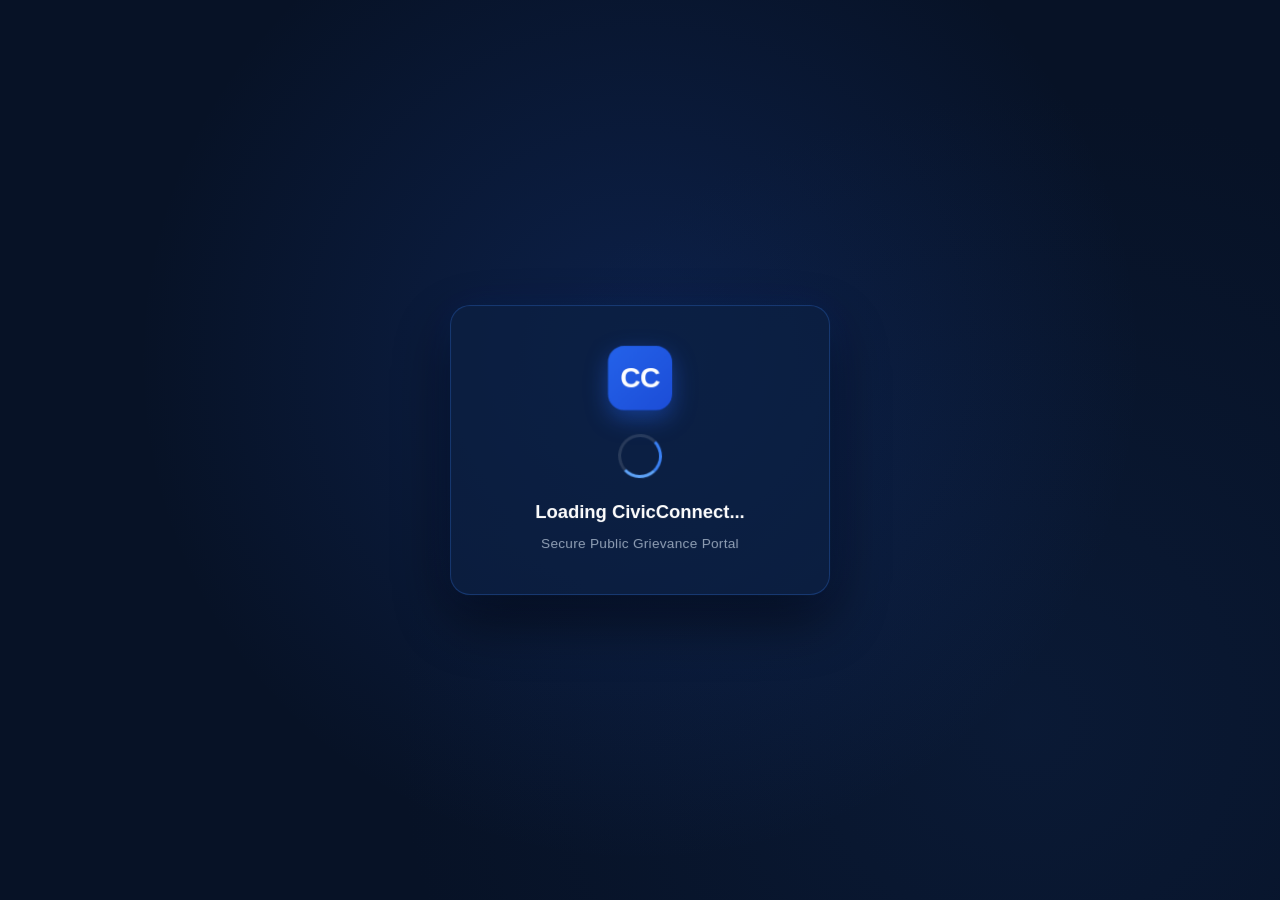
<file: index.html>
<!DOCTYPE html>
<html>
<head>
    <meta charset="UTF-8">
    <title>CivicConnect</title>

    <meta
        http-equiv="refresh"
        content="0; url=login.html"
    >
</head>

<body>
    <p>Redirecting to CivicConnect...</p>
</body>
</html>
</file>
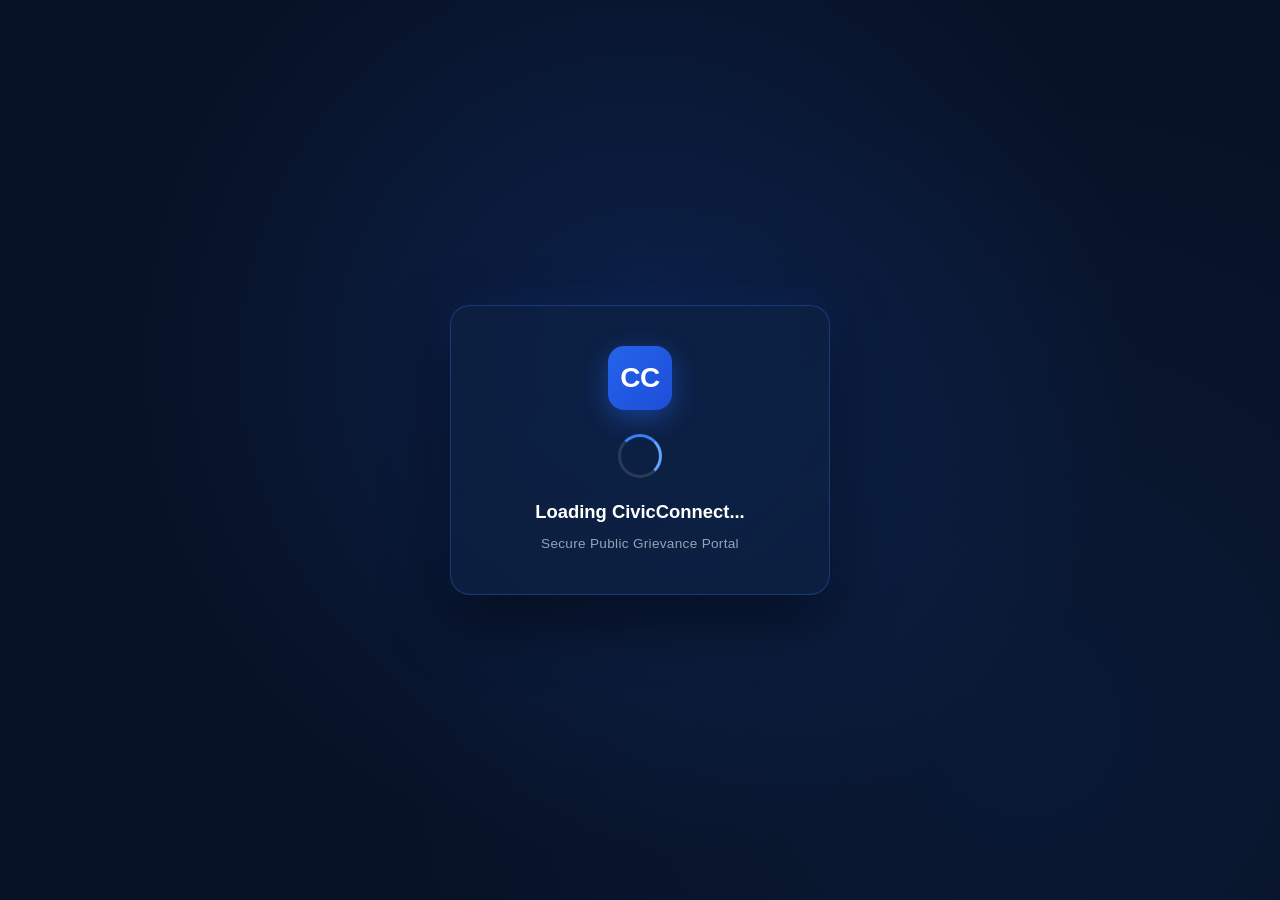
<file: authority.html>
<!DOCTYPE html>
<html lang="en">
<head>
  <meta charset="UTF-8">
  <meta name="viewport" content="width=device-width, initial-scale=1.0">
  <title>CivicConnect - Authority Control Room</title>
  <meta name="description" content="Municipal Authority Control Room for Civic Grievance Management and Resolution Dispatch.">
  <link rel="stylesheet" href="style.css">
</head>
<body class="civic-bg authority-page">

  <!-- Fullscreen CivicConnect Loading Overlay -->
  <div id="page-loader">
    <div class="loader-card">
      <div class="loader-logo-wrapper">
        <div class="loader-logo">CC</div>
      </div>
      <div class="loader-spinner"></div>
      <div id="loader-title" class="loader-title">Loading CivicConnect...</div>
      <div id="loader-subtitle" class="loader-subtitle">Secure Public Grievance Portal</div>
    </div>
  </div>

  <!-- Authority Header / Navigation Bar -->
  <header class="main-navbar authority-navbar">
    <div class="brand-wrapper">
      <div class="cc-logo">CC</div>
      <div class="brand-info">
        <span class="brand-title">CivicConnect</span>
        <span class="brand-subtitle">Authority Control Room</span>
      </div>
    </div>

    <div class="nav-actions">
      <div class="access-badge authority-badge">
        <span class="pulse-dot"></span>
        <span>Authorized Access</span>
      </div>
      <a href="complaint.html" class="btn-nav-outline" title="Return to Citizen Portal">
        <span>Citizen Portal</span>
      </a>
      <button type="button" class="btn-nav-outline btn-logout-demo" title="Exit Presentation Session">
        <span>Exit Session</span>
      </button>
    </div>
  </header>

  <!-- Authority Dashboard Container -->
  <main class="dashboard-container">
    
    <div class="authority-layout">
      
      <!-- Top Title Section -->
      <div class="dashboard-header" style="margin-bottom: 0;">
        <h1 class="dashboard-title">Complaint Management</h1>
        <p class="dashboard-desc">Operational dashboard for monitoring, processing, and updating civic grievance status.</p>
      </div>

      <!-- Privacy Protected Banner -->
      <section class="authority-privacy-banner" aria-label="Privacy Protection Notice">
        <div class="privacy-banner-left">
          <div class="privacy-icon-pill">🔒</div>
          <div>
            <h2 class="privacy-banner-title">Citizen Privacy Protected</h2>
            <p class="privacy-banner-desc">Personal citizen information is not displayed on this authority interface.</p>
          </div>
        </div>
        <div class="privacy-shield-tag">
          PII Redacted • Identity Protected
        </div>
      </section>

      <!-- Main Operational Complaint Card -->
      <section class="authority-main-card" aria-label="Active Grievance Details">
        
        <!-- Metadata Overview Bar -->
        <div class="complaint-meta-grid">
          <div class="meta-item">
            <span class="meta-label">Complaint ID</span>
            <span id="authority-complaint-id" class="meta-value mono">Loading...</span>
          </div>

          <div class="meta-item">
            <span class="meta-label">Category</span>
            <span id="authority-category" class="meta-value">Loading...</span>
          </div>

          <div class="meta-item">
            <span class="meta-label">Priority</span>
            <div>
              <span id="authority-priority" class="badge">Loading...</span>
            </div>
          </div>

          <div class="meta-item">
            <span class="meta-label">Current Status</span>
            <div>
              <span id="authority-status" class="badge">Assigned</span>
            </div>
          </div>
        </div>

        <!-- Issue Description & Location Details -->
        <div class="complaint-body-section">
          
          <div class="detail-block">
            <span class="detail-heading">Complaint Title</span>
            <div id="authority-title" class="complaint-title-display">Loading...</div>
          </div>

          <div class="detail-block">
            <span class="detail-heading">Detailed Description</span>
            <div id="authority-description" class="complaint-description-display">Loading...</div>
          </div>

          <div style="display: flex; gap: 24px; flex-wrap: wrap; align-items: center;">
            <div class="detail-block">
              <span class="detail-heading">Geo-Location / Landmark</span>
              <div class="location-display">
                <span class="location-pin-icon">📍</span>
                <span id="authority-location">Loading...</span>
              </div>
            </div>

            <div class="detail-block">
              <span class="detail-heading">Submission Timestamp</span>
              <div style="font-size: 0.92rem; font-weight: 600; color: #475569; padding-top: 6px;">
                <span id="authority-submitted-at">Loading...</span>
              </div>
            </div>
          </div>

          <!-- Complaint Evidence Section -->
          <div class="authority-photo-section">
            <span class="detail-heading">📸 Complaint Evidence</span>
            <div id="authority-photo-container">
              <div id="authority-photo-empty" class="authority-photo-empty">
                <span>📷</span>
                <span>No photographic evidence attached to this grievance record.</span>
              </div>
              <div id="authority-photo-wrapper" class="authority-clean-photo-card hidden">
                <div class="photo-info-bar">
                  <span class="photo-status-icon">✓</span>
                  <span>Geotagged Photo Evidence</span>
                </div>
                <img id="authority-geotag-image" src="" alt="Geotagged Photo Evidence" class="clean-preview-img">
              </div>
            </div>
          </div>

        </div>

        <!-- Visual Connected Workflow Timeline -->
        <div class="workflow-section">
          <div class="workflow-header">
            <span class="workflow-title">Grievance Lifecycle Workflow</span>
            <span class="workflow-status-live">Real-time status progression</span>
          </div>

          <div class="workflow-track">
            <!-- Background connecting line -->
            <div class="workflow-line-bg"></div>
            <!-- Active progress filled line -->
            <div id="workflow-progress-line" class="workflow-line-progress"></div>

            <!-- Step 1: Assigned -->
            <div id="step-assigned" class="workflow-node active">
              <div class="node-circle">01</div>
              <div class="node-label">Assigned</div>
            </div>

            <!-- Step 2: In Progress -->
            <div id="step-in-progress" class="workflow-node">
              <div class="node-circle">02</div>
              <div class="node-label">In Progress</div>
            </div>

            <!-- Step 3: Resolved -->
            <div id="step-resolved" class="workflow-node">
              <div class="node-circle">03</div>
              <div class="node-label">Resolved</div>
            </div>
          </div>
        </div>

        <!-- Authority Action Controls -->
        <div class="authority-actions-panel">
          <div class="actions-header">Update Grievance Status</div>
          <div class="action-buttons-group">
            <button type="button" class="btn-status-action" data-status="Assigned">
              <span>●</span>
              <span>[ Assigned ]</span>
            </button>
            <button type="button" class="btn-status-action" data-status="In Progress">
              <span>⚙</span>
              <span>[ In Progress ]</span>
            </button>
            <button type="button" class="btn-status-action" data-status="Resolved">
              <span>✓</span>
              <span>[ Resolved ]</span>
            </button>
          </div>
        </div>

      </section>

    </div>

  </main>

  <script src="script.js"></script>
</body>
</html>
</file>
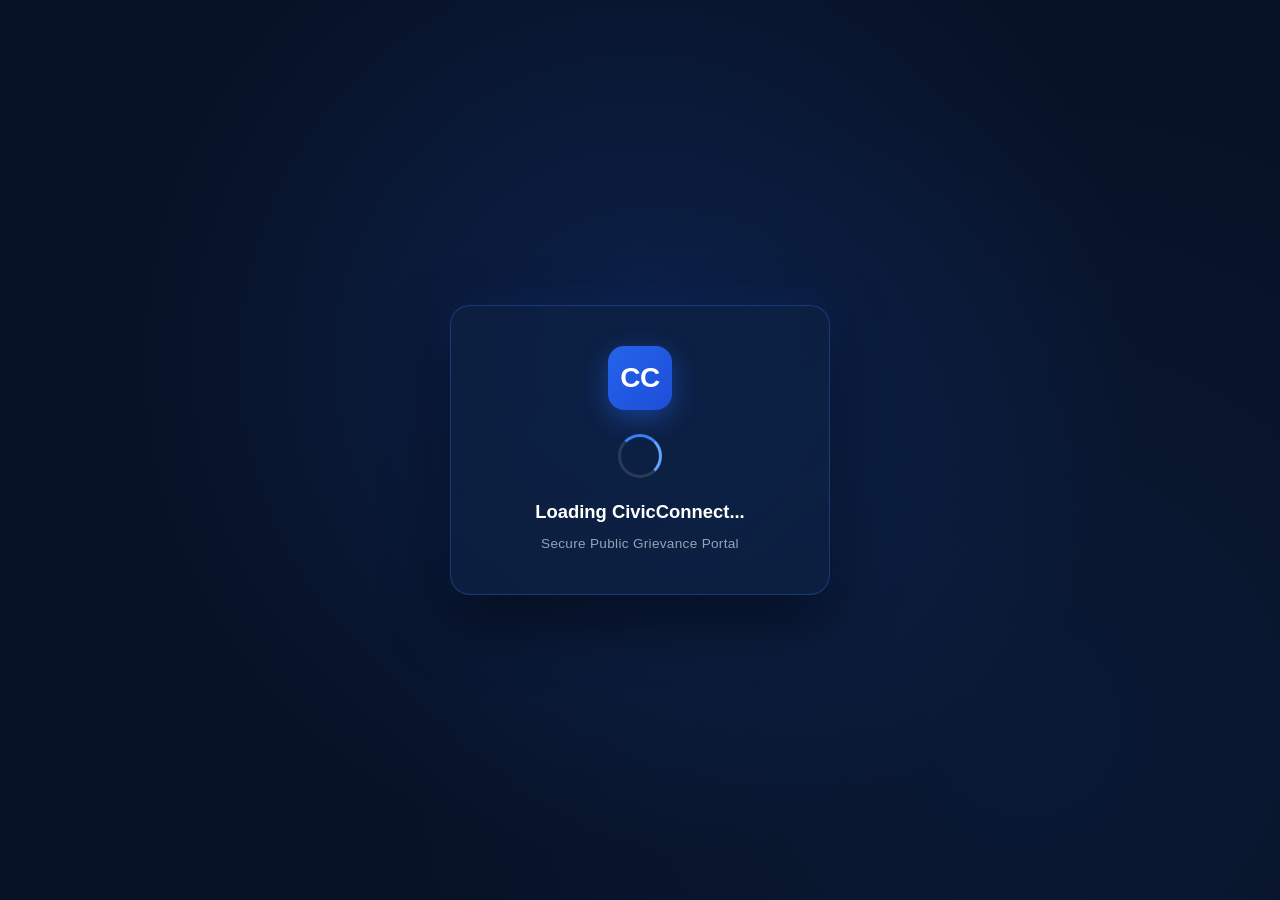
<file: complaint.html>
<!DOCTYPE html>
<html lang="en">
<head>
  <meta charset="UTF-8">
  <meta name="viewport" content="width=device-width, initial-scale=1.0">
  <title>CivicConnect - Citizen Portal</title>
  <meta name="description" content="Report civic issues directly to municipal authorities on CivicConnect.">
  <link rel="stylesheet" href="style.css">
</head>
<body class="civic-bg">

  <!-- Fullscreen CivicConnect Loading Overlay -->
  <div id="page-loader">
    <div class="loader-card">
      <div class="loader-logo-wrapper">
        <div class="loader-logo">CC</div>
      </div>
      <div class="loader-spinner"></div>
      <div id="loader-title" class="loader-title">Loading CivicConnect...</div>
      <div id="loader-subtitle" class="loader-subtitle">Secure Public Grievance Portal</div>
    </div>
  </div>

  <!-- Top Navigation Bar -->
  <header class="main-navbar">
    <div class="brand-wrapper">
      <div class="cc-logo">CC</div>
      <div class="brand-info">
        <span class="brand-title">CivicConnect</span>
        <span class="brand-subtitle">Citizen Portal</span>
      </div>
    </div>

    <div class="nav-actions">
      <div class="access-badge citizen-badge">
        <span class="pulse-dot"></span>
        <span>Secure Citizen Access</span>
      </div>
      <button type="button" class="btn-nav-outline btn-logout-demo" title="Reset Demo / Log Out">
        <span>Exit Session</span>
      </button>
    </div>
  </header>

  <!-- Main Content Dashboard -->
  <main class="dashboard-container">
    <div class="dashboard-header">
      <h1 class="dashboard-title">Report a Civic Issue</h1>
      <p class="dashboard-desc">Help improve your community by reporting an issue to the responsible authority.</p>
    </div>

    <div class="dashboard-grid">
      
      <!-- Left Column: Citizen Complaint Submission Card -->
      <section class="content-card" aria-label="Complaint Submission Form">
        <div class="card-header-with-icon">
          <div class="icon-square-blue">+</div>
          <div>
            <h2 class="card-title-lg">Submit Complaint</h2>
            <p class="card-subtitle-sm">Provide accurate grievance details for rapid municipal resolution.</p>
          </div>
        </div>

        <!-- Alert Notification Box -->
        <div id="complaint-alert" class="alert-box hidden" role="alert"></div>

        <form id="complaint-form" novalidate>
          <div class="form-grid">
            
            <!-- Category Dropdown -->
            <div class="form-group">
              <label for="complaint-category" class="form-label">
                <span>Category *</span>
              </label>
              <select id="complaint-category" name="category" class="form-control" required>
                <option value="" disabled selected>Select issue category...</option>
                <option value="Road">Road</option>
                <option value="Streetlight">Streetlight</option>
                <option value="Water">Water</option>
                <option value="Drainage">Drainage</option>
                <option value="Garbage">Garbage</option>
                <option value="Electricity">Electricity</option>
                <option value="Sanitation">Sanitation</option>
                <option value="Traffic">Traffic</option>
                <option value="Public Safety">Public Safety</option>
                <option value="Other">Other</option>
              </select>
            </div>

            <!-- Priority Dropdown -->
            <div class="form-group">
              <label for="complaint-priority" class="form-label">
                <span>Priority Level</span>
              </label>
              <select id="complaint-priority" name="priority" class="form-control">
                <option value="Low">Low</option>
                <option value="Medium" selected>Medium</option>
                <option value="High">High</option>
                <option value="Critical">Critical</option>
              </select>
            </div>

            <!-- Complaint Title -->
            <div class="form-group col-span-2">
              <label for="complaint-title" class="form-label">
                <span>Complaint Title *</span>
                <span class="form-hint">Min. 5 characters</span>
              </label>
              <input 
                type="text" 
                id="complaint-title" 
                name="title" 
                class="form-control" 
                placeholder="e.g. Broken water pipeline causing road waterlogging" 
                required
              >
            </div>

            <!-- Description Textarea -->
            <div class="form-group col-span-2">
              <label for="complaint-description" class="form-label">
                <span>Description *</span>
                <span class="form-hint">Min. 10 characters</span>
              </label>
              <textarea 
                id="complaint-description" 
                name="description" 
                class="form-control" 
                placeholder="Provide detailed description of the problem, nearest landmarks, and impact on local residents..."
                rows="4" 
                required
              ></textarea>
            </div>

            <!-- Location -->
            <div class="form-group col-span-2">
              <label for="complaint-location" class="form-label">
                <span>Location *</span>
                <span class="form-hint">Street, Sector, or Landmark</span>
              </label>
              <input 
                type="text" 
                id="complaint-location" 
                name="location" 
                class="form-control" 
                placeholder="e.g. Near Shiv Mandir, Main Market Road, Ward 12" 
                required
              >
            </div>

            <!-- Mandatory Geotagged Photo Evidence Section -->
            <div class="form-group col-span-2">
              <label class="form-label" for="complaint-photo-input">
                <span>📍 Geotagged Photo Evidence *</span>
                <span class="form-hint" style="color: var(--danger); font-weight: 600;">Compulsory Evidence</span>
              </label>
              
              <div class="geotag-container">
                <!-- Upload Dropzone / Trigger -->
                <div id="geotag-dropzone" class="geotag-upload-zone">
                  <div class="geotag-icon-badge">📷</div>
                  <div class="geotag-title">Upload Geotagged Photo Evidence</div>
                  <p class="geotag-subtitle">Attach a photo clicked using any camera or geotag application (such as GPS Map Camera, Timestamp camera, or any preferred photo app).</p>
                  
                  <div class="geotag-actions-row">
                    <button type="button" id="btn-browse-photo" class="btn btn-primary" style="padding: 10px 22px; font-size: 0.92rem;">
                      <span>📷 Upload Photo</span>
                    </button>
                    <button type="button" id="btn-sample-photo" class="btn-upload-action btn-accent">
                      <span>⚡ Use Demo Field Photo</span>
                    </button>
                  </div>
                  <!-- Hidden File Input -->
                  <input type="file" id="complaint-photo-input" accept="image/*" style="display: none;">
                </div>

                <!-- Clean Photo Preview Card (No Embedded Overlays) -->
                <div id="geotag-preview-card" class="photo-preview-card hidden">
                  <div class="preview-img-container">
                    <img id="geotag-image-preview" src="" alt="Uploaded Geotagged Evidence Photo" class="clean-preview-img">
                  </div>
                  <div class="photo-preview-footer">
                    <div class="photo-file-status">
                      <span class="photo-status-icon">✓</span>
                      <span id="photo-filename-label" class="photo-filename-text">evidence_photo.jpg</span>
                    </div>
                    <div class="preview-action-buttons">
                      <button type="button" id="btn-replace-photo" class="btn-replace-photo">🔄 Replace</button>
                      <button type="button" id="btn-remove-photo" class="btn-remove-photo">✕ Remove</button>
                    </div>
                  </div>
                </div>

              </div>
            </div>

            <!-- Submit Button -->
            <div class="form-group col-span-2" style="margin-top: 10px;">
              <button type="submit" id="btn-submit-complaint" class="btn btn-primary btn-full">
                <span>Submit Complaint</span>
                <span>→</span>
              </button>
            </div>

          </div>
        </form>
      </section>

      <!-- Right Column: What Happens Next & Privacy Assurance -->
      <aside class="sidebar-card" aria-label="Process Workflow Information">
        <h3 class="sidebar-title">What happens next?</h3>

        <div class="step-roadmap">
          <div class="step-item">
            <div class="step-number">01</div>
            <div>
              <div class="step-content-title">Complaint Submitted</div>
              <div class="step-content-desc">Your complaint is registered with a unique tamper-proof ID (e.g. CC-2026-XXXXX).</div>
            </div>
          </div>

          <div class="step-item">
            <div class="step-number">02</div>
            <div>
              <div class="step-content-title">Authority Assigned</div>
              <div class="step-content-desc">Routed immediately to the designated municipal department and field officer.</div>
            </div>
          </div>

          <div class="step-item">
            <div class="step-number">03</div>
            <div>
              <div class="step-content-title">Resolution</div>
              <div class="step-content-desc">Field inspection, municipal corrective action, and final status closure.</div>
            </div>
          </div>
        </div>

        <!-- Privacy Box -->
        <div class="privacy-badge-box">
          <div class="privacy-badge-header">
            <span class="privacy-badge-icon">🔒</span>
            <span>Citizen Privacy Protected</span>
          </div>
          <p class="privacy-badge-desc">
            Your personal contact details and Aadhaar number are strictly shielded. Municipal authorities only receive the issue description, category, and location needed for on-ground resolution.
          </p>
        </div>
      </aside>

    </div>
  </main>

  <script src="script.js"></script>
</body>
</html>
</file>
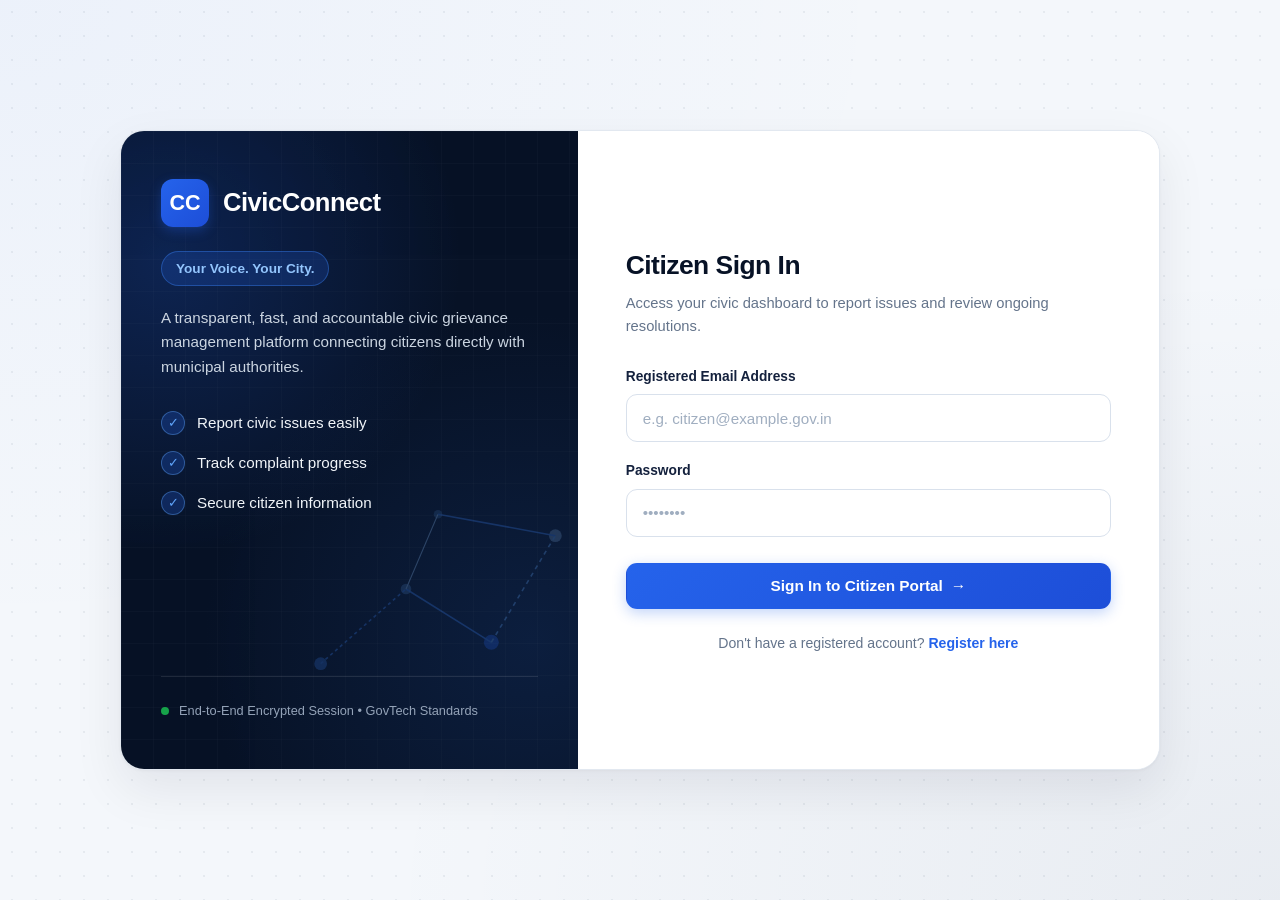
<file: login.html>
<!DOCTYPE html>
<html lang="en">
<head>
  <meta charset="UTF-8">
  <meta name="viewport" content="width=device-width, initial-scale=1.0">
  <title>CivicConnect - Citizen Login</title>
  <meta name="description" content="Secure Citizen Login to the CivicConnect Public Grievance Portal.">
  <link rel="stylesheet" href="style.css">
</head>
<body class="civic-bg">

  <!-- Fullscreen CivicConnect Loading Overlay -->
  <div id="page-loader">
    <div class="loader-card">
      <div class="loader-logo-wrapper">
        <div class="loader-logo">CC</div>
      </div>
      <div class="loader-spinner"></div>
      <div id="loader-title" class="loader-title">Loading CivicConnect...</div>
      <div id="loader-subtitle" class="loader-subtitle">Secure Public Grievance Portal</div>
    </div>
  </div>

  <main class="auth-page-wrapper">
    <div class="auth-split-card">
      
      <!-- Left Panel: Dark Navy CivicConnect Branding Panel -->
      <section class="auth-left-panel" aria-label="CivicConnect Platform Information">
        <!-- Abstract Civic Network Vector -->
        <svg class="network-graphic" viewBox="0 0 300 220" fill="none" xmlns="http://www.w3.org/2000/svg">
          <circle cx="40" cy="180" r="6" fill="#3B82F6" fill-opacity="0.8" />
          <circle cx="120" cy="110" r="5" fill="#60A5FA" fill-opacity="0.6" />
          <circle cx="200" cy="160" r="7" fill="#2563EB" fill-opacity="0.9" />
          <circle cx="260" cy="60" r="6" fill="#93C5FD" fill-opacity="0.7" />
          <circle cx="150" cy="40" r="4" fill="#60A5FA" fill-opacity="0.5" />
          <line x1="40" y1="180" x2="120" y2="110" stroke="#3B82F6" stroke-width="1.5" stroke-dasharray="3 3" />
          <line x1="120" y1="110" x2="200" y2="160" stroke="#3B82F6" stroke-width="1.5" />
          <line x1="200" y1="160" x2="260" y2="60" stroke="#60A5FA" stroke-width="1.5" stroke-dasharray="4 4" />
          <line x1="120" y1="110" x2="150" y2="40" stroke="#93C5FD" stroke-width="1" />
          <line x1="150" y1="40" x2="260" y2="60" stroke="#3B82F6" stroke-width="1.5" />
        </svg>

        <div class="brand-section-left">
          <div class="brand-header-left">
            <div class="cc-logo">CC</div>
            <span class="logo-text">CivicConnect</span>
          </div>

          <div class="tagline-badge">Your Voice. Your City.</div>

          <p class="platform-summary">
            A transparent, fast, and accountable civic grievance management platform connecting citizens directly with municipal authorities.
          </p>

          <ul class="feature-list">
            <li class="feature-item">
              <span class="feature-icon-badge">✓</span>
              <span>Report civic issues easily</span>
            </li>
            <li class="feature-item">
              <span class="feature-icon-badge">✓</span>
              <span>Track complaint progress</span>
            </li>
            <li class="feature-item">
              <span class="feature-icon-badge">✓</span>
              <span>Secure citizen information</span>
            </li>
          </ul>
        </div>

        <div class="left-panel-footer">
          <span class="status-dot"></span>
          <span>End-to-End Encrypted Session • GovTech Standards</span>
        </div>
      </section>

      <!-- Right Panel: Clean White Login Card -->
      <section class="auth-right-panel" aria-label="Citizen Login Form">
        <!-- Mobile Logo Header (Hidden on Desktop) -->
        <div class="mobile-brand-header">
          <div class="cc-logo">CC</div>
          <div>
            <div class="brand-title">CivicConnect</div>
            <div class="brand-subtitle">Your Voice. Your City.</div>
          </div>
        </div>

        <div class="auth-header-text">
          <h1 class="auth-heading">Citizen Sign In</h1>
          <p class="auth-subheading">Access your civic dashboard to report issues and review ongoing resolutions.</p>
        </div>

        <!-- Alert Notification Box -->
        <div id="login-alert" class="alert-box hidden" role="alert"></div>

        <form id="login-form" novalidate>
          <div class="form-grid">
            
            <!-- Email Address -->
            <div class="form-group col-span-2">
              <label for="login-email" class="form-label">
                <span>Registered Email Address</span>
              </label>
              <div class="input-wrapper">
                <input 
                  type="email" 
                  id="login-email" 
                  name="email" 
                  class="form-control" 
                  placeholder="e.g. citizen@example.gov.in" 
                  required
                >
              </div>
            </div>

            <!-- Password -->
            <div class="form-group col-span-2">
              <label for="login-password" class="form-label">
                <span>Password</span>
              </label>
              <div class="input-wrapper">
                <input 
                  type="password" 
                  id="login-password" 
                  name="password" 
                  class="form-control" 
                  placeholder="••••••••" 
                  required
                >
              </div>
            </div>

            <!-- Submit Button -->
            <div class="form-group col-span-2" style="margin-top: 8px;">
              <button type="submit" id="btn-login" class="btn btn-primary btn-full">
                <span>Sign In to Citizen Portal</span>
                <span>→</span>
              </button>
            </div>

          </div>
        </form>

        <div class="auth-footer">
          Don't have a registered account? <a href="register.html">Register here</a>
        </div>
      </section>

    </div>
  </main>

  <script src="script.js"></script>
</body>
</html>
</file>
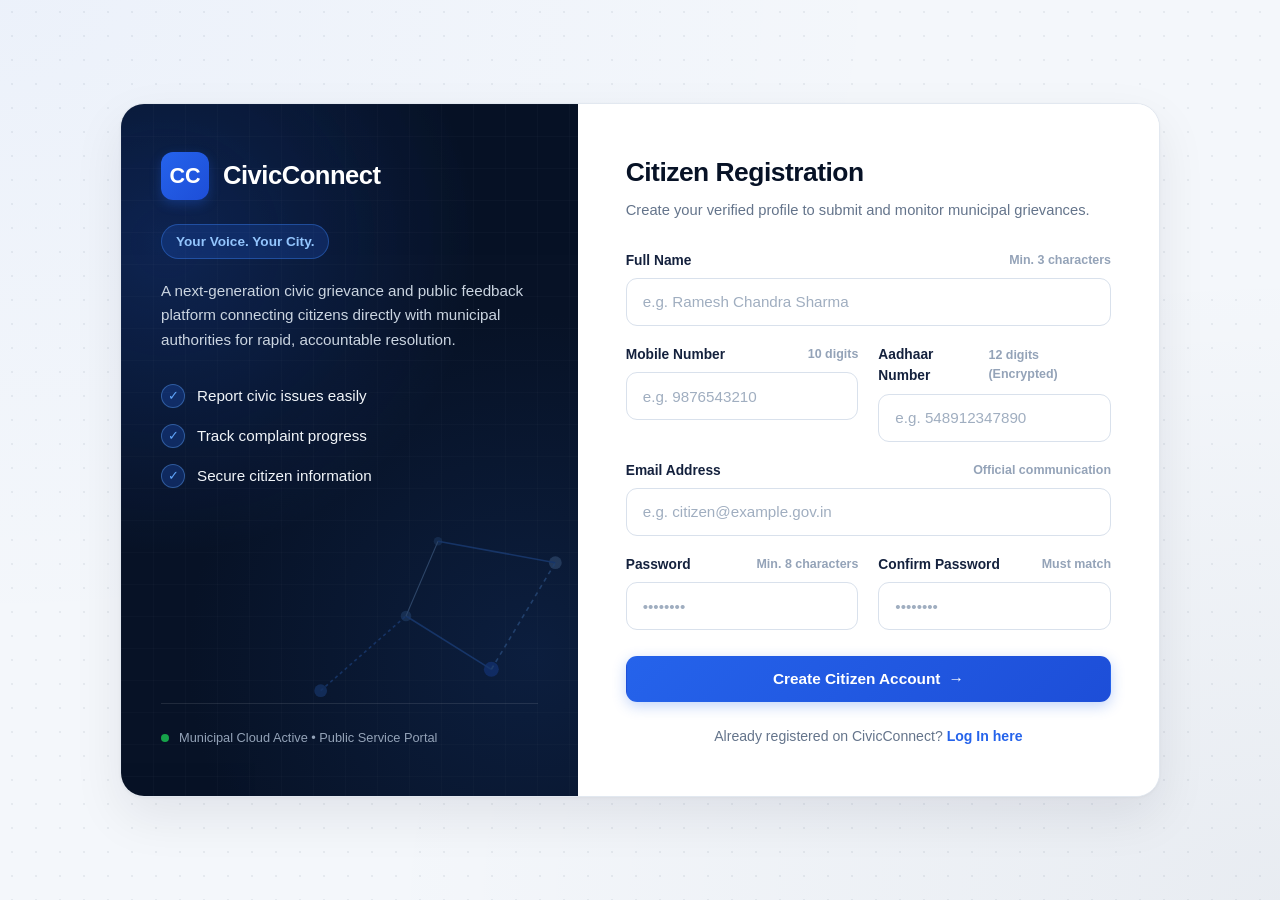
<file: register.html>
<!DOCTYPE html>
<html lang="en">
<head>
  <meta charset="UTF-8">
  <meta name="viewport" content="width=device-width, initial-scale=1.0">
  <title>CivicConnect - Citizen Registration</title>
  <meta name="description" content="Register on CivicConnect, a smart civic grievance management and citizen empowerment portal.">
  <link rel="stylesheet" href="style.css">
</head>
<body class="civic-bg">

  <!-- Fullscreen CivicConnect Loading Overlay -->
  <div id="page-loader">
    <div class="loader-card">
      <div class="loader-logo-wrapper">
        <div class="loader-logo">CC</div>
      </div>
      <div class="loader-spinner"></div>
      <div id="loader-title" class="loader-title">Loading CivicConnect...</div>
      <div id="loader-subtitle" class="loader-subtitle">Secure Public Grievance Portal</div>
    </div>
  </div>

  <main class="auth-page-wrapper">
    <div class="auth-split-card">
      
      <!-- Left Panel: Dark Navy CivicConnect Branding Panel -->
      <section class="auth-left-panel" aria-label="CivicConnect Platform Information">
        <!-- Abstract Civic Network Vector -->
        <svg class="network-graphic" viewBox="0 0 300 220" fill="none" xmlns="http://www.w3.org/2000/svg">
          <circle cx="40" cy="180" r="6" fill="#3B82F6" fill-opacity="0.8" />
          <circle cx="120" cy="110" r="5" fill="#60A5FA" fill-opacity="0.6" />
          <circle cx="200" cy="160" r="7" fill="#2563EB" fill-opacity="0.9" />
          <circle cx="260" cy="60" r="6" fill="#93C5FD" fill-opacity="0.7" />
          <circle cx="150" cy="40" r="4" fill="#60A5FA" fill-opacity="0.5" />
          <line x1="40" y1="180" x2="120" y2="110" stroke="#3B82F6" stroke-width="1.5" stroke-dasharray="3 3" />
          <line x1="120" y1="110" x2="200" y2="160" stroke="#3B82F6" stroke-width="1.5" />
          <line x1="200" y1="160" x2="260" y2="60" stroke="#60A5FA" stroke-width="1.5" stroke-dasharray="4 4" />
          <line x1="120" y1="110" x2="150" y2="40" stroke="#93C5FD" stroke-width="1" />
          <line x1="150" y1="40" x2="260" y2="60" stroke="#3B82F6" stroke-width="1.5" />
        </svg>

        <div class="brand-section-left">
          <div class="brand-header-left">
            <div class="cc-logo">CC</div>
            <span class="logo-text">CivicConnect</span>
          </div>

          <div class="tagline-badge">Your Voice. Your City.</div>

          <p class="platform-summary">
            A next-generation civic grievance and public feedback platform connecting citizens directly with municipal authorities for rapid, accountable resolution.
          </p>

          <ul class="feature-list">
            <li class="feature-item">
              <span class="feature-icon-badge">✓</span>
              <span>Report civic issues easily</span>
            </li>
            <li class="feature-item">
              <span class="feature-icon-badge">✓</span>
              <span>Track complaint progress</span>
            </li>
            <li class="feature-item">
              <span class="feature-icon-badge">✓</span>
              <span>Secure citizen information</span>
            </li>
          </ul>
        </div>

        <div class="left-panel-footer">
          <span class="status-dot"></span>
          <span>Municipal Cloud Active • Public Service Portal</span>
        </div>
      </section>

      <!-- Right Panel: Clean White Registration Card -->
      <section class="auth-right-panel" aria-label="Citizen Registration Form">
        <!-- Mobile Logo Header (Hidden on Desktop) -->
        <div class="mobile-brand-header">
          <div class="cc-logo">CC</div>
          <div>
            <div class="brand-title">CivicConnect</div>
            <div class="brand-subtitle">Your Voice. Your City.</div>
          </div>
        </div>

        <div class="auth-header-text">
          <h1 class="auth-heading">Citizen Registration</h1>
          <p class="auth-subheading">Create your verified profile to submit and monitor municipal grievances.</p>
        </div>

        <!-- Alert Notification Box -->
        <div id="register-alert" class="alert-box hidden" role="alert"></div>

        <form id="register-form" novalidate>
          <div class="form-grid">
            
            <!-- Full Name -->
            <div class="form-group col-span-2">
              <label for="fullName" class="form-label">
                <span>Full Name</span>
                <span class="form-hint">Min. 3 characters</span>
              </label>
              <div class="input-wrapper">
                <input 
                  type="text" 
                  id="fullName" 
                  name="fullName" 
                  class="form-control" 
                  placeholder="e.g. Ramesh Chandra Sharma" 
                  required
                >
              </div>
            </div>

            <!-- Mobile Number -->
            <div class="form-group">
              <label for="mobile" class="form-label">
                <span>Mobile Number</span>
                <span class="form-hint">10 digits</span>
              </label>
              <div class="input-wrapper">
                <input 
                  type="tel" 
                  id="mobile" 
                  name="mobile" 
                  class="form-control" 
                  placeholder="e.g. 9876543210" 
                  maxlength="10" 
                  required
                >
              </div>
            </div>

            <!-- Aadhaar Number -->
            <div class="form-group">
              <label for="aadhaar" class="form-label">
                <span>Aadhaar Number</span>
                <span class="form-hint">12 digits (Encrypted)</span>
              </label>
              <div class="input-wrapper">
                <input 
                  type="text" 
                  id="aadhaar" 
                  name="aadhaar" 
                  class="form-control" 
                  placeholder="e.g. 548912347890" 
                  maxlength="12" 
                  required
                >
              </div>
            </div>

            <!-- Email Address -->
            <div class="form-group col-span-2">
              <label for="email" class="form-label">
                <span>Email Address</span>
                <span class="form-hint">Official communication</span>
              </label>
              <div class="input-wrapper">
                <input 
                  type="email" 
                  id="email" 
                  name="email" 
                  class="form-control" 
                  placeholder="e.g. citizen@example.gov.in" 
                  required
                >
              </div>
            </div>

            <!-- Password -->
            <div class="form-group">
              <label for="password" class="form-label">
                <span>Password</span>
                <span class="form-hint">Min. 8 characters</span>
              </label>
              <div class="input-wrapper">
                <input 
                  type="password" 
                  id="password" 
                  name="password" 
                  class="form-control" 
                  placeholder="••••••••" 
                  minlength="8" 
                  required
                >
              </div>
            </div>

            <!-- Confirm Password -->
            <div class="form-group">
              <label for="confirmPassword" class="form-label">
                <span>Confirm Password</span>
                <span class="form-hint">Must match</span>
              </label>
              <div class="input-wrapper">
                <input 
                  type="password" 
                  id="confirmPassword" 
                  name="confirmPassword" 
                  class="form-control" 
                  placeholder="••••••••" 
                  minlength="8" 
                  required
                >
              </div>
            </div>

            <!-- Submit Button -->
            <div class="form-group col-span-2" style="margin-top: 8px;">
              <button type="submit" id="btn-register" class="btn btn-primary btn-full">
                <span>Create Citizen Account</span>
                <span>→</span>
              </button>
            </div>

          </div>
        </form>

        <div class="auth-footer">
          Already registered on CivicConnect? <a href="login.html">Log In here</a>
        </div>
      </section>

    </div>
  </main>

  <script src="script.js"></script>
</body>
</html>
</file>
<file: style.css>
/* ==========================================================================
   CIVICCONNECT - COMPLETE STYLESHEET
   ========================================================================== */

/* =========================
   GLOBAL HIDDEN FIX
   ========================= */

.hidden {
  display: none !important;
}

/* =========================
   ROOT VARIABLES
   ========================= */

:root {
  --primary-navy: #071226;
  --secondary-navy: #0D2144;
  --navy-surface: #102A56;
  --navy-card: #0A1931;
  --navy-border: rgba(59, 130, 246, 0.2);

  --primary-blue: #2563EB;
  --primary-blue-hover: #1D4ED8;
  --bright-blue: #3B82F6;
  --light-blue: #EFF6FF;
  --blue-glow: rgba(37, 99, 235, 0.25);

  --bg-page: #F4F7FB;
  --card-bg: #FFFFFF;
  --card-subtle: #F8FAFC;

  --text-primary: #14213D;
  --text-secondary: #64748B;
  --text-muted: #94A3B8;
  --text-light: #F8FAFC;

  --border-color: #E2E8F0;
  --border-focus: #3B82F6;

  --success: #16A34A;
  --success-bg: #DCFCE7;
  --success-text: #14532D;
  --success-border: #86EFAC;

  --warning: #EA580C;
  --warning-bg: #FFEDD5;
  --warning-text: #7C2D12;
  --warning-border: #FDBA74;

  --danger: #DC2626;
  --danger-bg: #FEE2E2;
  --danger-text: #7F1D1D;
  --danger-border: #FCA5A5;

  --font-family:
    -apple-system,
    BlinkMacSystemFont,
    "Segoe UI",
    Roboto,
    "Helvetica Neue",
    Arial,
    sans-serif;

  --transition-fast: 0.15s ease;
  --transition-normal: 0.25s cubic-bezier(0.4, 0, 0.2, 1);
  --transition-smooth: 0.35s cubic-bezier(0.16, 1, 0.3, 1);
}

/* =========================
   RESET
   ========================= */

*,
*::before,
*::after {
  box-sizing: border-box;
  margin: 0;
  padding: 0;
}

html {
  font-size: 16px;
  scroll-behavior: smooth;
  height: 100%;
}

body {
  font-family: var(--font-family);
  background: var(--bg-page);
  color: var(--text-primary);
  line-height: 1.55;
  min-height: 100%;
  display: flex;
  flex-direction: column;
  -webkit-font-smoothing: antialiased;
  -moz-osx-font-smoothing: grayscale;
}

/* =========================
   CIVIC BACKGROUND
   ========================= */

.civic-bg {
  background-color: var(--bg-page);
  background-image:
    radial-gradient(
      at 0% 0%,
      rgba(37, 99, 235, 0.04) 0px,
      transparent 50%
    ),
    radial-gradient(
      at 100% 100%,
      rgba(13, 33, 68, 0.05) 0px,
      transparent 50%
    ),
    radial-gradient(
      rgba(100, 116, 139, 0.1) 1px,
      transparent 1px
    );

  background-size:
    100% 100%,
    100% 100%,
    24px 24px;
}

/* =========================
   PAGE LOADER
   ========================= */

#page-loader {
  position: fixed;
  inset: 0;
  z-index: 99999;
  background-color: var(--primary-navy);

  background-image:
    radial-gradient(
      circle at 50% 40%,
      rgba(37, 99, 235, 0.18) 0%,
      transparent 60%
    ),
    radial-gradient(
      circle at 80% 80%,
      rgba(13, 33, 68, 0.5) 0%,
      transparent 50%
    );

  display: flex;
  align-items: center;
  justify-content: center;

  opacity: 1;
  visibility: visible;

  transition:
    opacity 0.4s ease,
    visibility 0.4s ease;

  backdrop-filter: blur(8px);
}

#page-loader.loader-hidden {
  opacity: 0;
  visibility: hidden;
  pointer-events: none;
}

.loader-card {
  background: rgba(13, 33, 68, 0.7);
  border: 1px solid rgba(59, 130, 246, 0.28);
  border-radius: 20px;

  padding: 40px 48px;

  text-align: center;

  box-shadow:
    0 24px 60px rgba(0, 0, 0, 0.55),
    0 0 40px rgba(37, 99, 235, 0.15);

  display: flex;
  flex-direction: column;
  align-items: center;

  max-width: 380px;
  width: 90%;

  animation: cardFadeIn 0.3s
    cubic-bezier(0.16, 1, 0.3, 1)
    forwards;
}

.loader-logo-wrapper {
  margin-bottom: 24px;
  position: relative;
}

.loader-logo {
  width: 64px;
  height: 64px;

  background:
    linear-gradient(
      135deg,
      #2563EB 0%,
      #1D4ED8 100%
    );

  border-radius: 16px;

  display: flex;
  align-items: center;
  justify-content: center;

  color: #FFFFFF;
  font-weight: 800;
  font-size: 1.75rem;

  letter-spacing: -0.5px;

  box-shadow:
    0 8px 24px rgba(37, 99, 235, 0.45);

  animation: logoPulse 2s infinite ease-in-out;
}

.loader-spinner {
  width: 44px;
  height: 44px;

  border: 3px solid rgba(255, 255, 255, 0.12);
  border-top-color: var(--bright-blue);
  border-right-color: #60A5FA;

  border-radius: 50%;

  animation: spinnerRotate 0.85s linear infinite;

  margin-bottom: 20px;
}

.loader-title {
  color: #FFFFFF;
  font-size: 1.15rem;
  font-weight: 600;
  margin-bottom: 6px;
}

.loader-subtitle {
  color: #94A3B8;
  font-size: 0.85rem;
  letter-spacing: 0.3px;
}

@keyframes spinnerRotate {
  from {
    transform: rotate(0deg);
  }

  to {
    transform: rotate(360deg);
  }
}

@keyframes logoPulse {
  0%,
  100% {
    transform: scale(1);
  }

  50% {
    transform: scale(1.04);
  }
}

@keyframes cardFadeIn {
  from {
    opacity: 0;
    transform: translateY(10px) scale(0.98);
  }

  to {
    opacity: 1;
    transform: translateY(0) scale(1);
  }
}

@keyframes fadeIn {
  from {
    opacity: 0;
  }

  to {
    opacity: 1;
  }
}

/* =========================
   LOGO / BRAND
   ========================= */

.cc-logo {
  display: inline-flex;
  align-items: center;
  justify-content: center;

  width: 40px;
  height: 40px;

  background:
    linear-gradient(
      135deg,
      var(--primary-blue) 0%,
      #1D4ED8 100%
    );

  color: #FFFFFF;
  font-weight: 800;
  font-size: 1.15rem;

  border-radius: 10px;

  box-shadow:
    0 4px 12px rgba(37, 99, 235, 0.3);

  user-select: none;
  flex-shrink: 0;
}

.brand-wrapper {
  display: flex;
  align-items: center;
  gap: 12px;

  text-decoration: none;
  color: inherit;
}

.brand-info {
  display: flex;
  flex-direction: column;
}

.brand-title {
  font-size: 1.25rem;
  font-weight: 700;

  color: var(--primary-navy);

  line-height: 1.1;
  letter-spacing: -0.4px;
}

.brand-subtitle {
  font-size: 0.75rem;
  color: var(--text-secondary);
  font-weight: 500;
}

/* =========================
   AUTH PAGE
   ========================= */

.auth-page-wrapper {
  min-height: 100vh;

  display: flex;
  align-items: center;
  justify-content: center;

  padding: 32px 20px;
}

.auth-split-card {
  width: 100%;
  max-width: 1040px;
  min-height: 640px;

  background: var(--card-bg);

  border-radius: 24px;

  box-shadow:
    0 20px 50px rgba(7, 18, 38, 0.08),
    0 1px 3px rgba(0, 0, 0, 0.04);

  border: 1px solid var(--border-color);

  display: flex;
  overflow: hidden;

  position: relative;

  animation: cardFadeIn 0.5s ease-out;
}

.auth-left-panel {
  flex: 0 0 44%;

  background-color: var(--primary-navy);

  background-image:
    radial-gradient(
      circle at 10% 20%,
      rgba(37, 99, 235, 0.22) 0%,
      transparent 45%
    ),
    radial-gradient(
      circle at 90% 80%,
      rgba(13, 33, 68, 0.8) 0%,
      transparent 50%
    );

  padding: 48px 40px;

  display: flex;
  flex-direction: column;
  justify-content: space-between;

  color: #FFFFFF;

  position: relative;
  overflow: hidden;
}

.auth-left-panel::before {
  content: "";

  position: absolute;
  inset: 0;

  background-image:
    linear-gradient(
      rgba(255, 255, 255, 0.03) 1px,
      transparent 1px
    ),
    linear-gradient(
      90deg,
      rgba(255, 255, 255, 0.03) 1px,
      transparent 1px
    );

  background-size: 32px 32px;

  opacity: 0.6;
  pointer-events: none;
}

.network-graphic {
  position: absolute;

  right: -20px;
  bottom: 60px;

  width: 320px;
  height: 240px;

  opacity: 0.25;
  pointer-events: none;
}

.brand-section-left {
  position: relative;
  z-index: 2;
}

.brand-header-left {
  display: flex;
  align-items: center;

  gap: 14px;
  margin-bottom: 24px;
}

.brand-header-left .cc-logo {
  width: 48px;
  height: 48px;

  font-size: 1.35rem;
  border-radius: 12px;
}

.brand-header-left .logo-text {
  font-size: 1.6rem;
  font-weight: 800;

  color: #FFFFFF;
  letter-spacing: -0.5px;
}

.tagline-badge {
  display: inline-block;

  background: rgba(37, 99, 235, 0.2);

  border: 1px solid rgba(59, 130, 246, 0.4);

  color: #93C5FD;

  font-size: 0.85rem;
  font-weight: 600;

  padding: 6px 14px;

  border-radius: 100px;

  margin-bottom: 20px;
}

.platform-summary {
  color: #CBD5E1;

  font-size: 0.95rem;
  line-height: 1.6;

  margin-bottom: 32px;
}

.feature-list {
  list-style: none;

  display: flex;
  flex-direction: column;

  gap: 16px;

  position: relative;
  z-index: 2;
}

.feature-item {
  display: flex;
  align-items: center;

  gap: 12px;

  font-size: 0.95rem;

  color: #F1F5F9;
  font-weight: 500;
}

.feature-icon-badge {
  width: 24px;
  height: 24px;

  background: rgba(37, 99, 235, 0.25);

  color: #60A5FA;

  border: 1px solid rgba(96, 165, 250, 0.4);

  border-radius: 50%;

  display: inline-flex;
  align-items: center;
  justify-content: center;

  font-size: 0.8rem;

  flex-shrink: 0;
}

.left-panel-footer {
  position: relative;
  z-index: 2;

  padding-top: 24px;

  border-top: 1px solid rgba(255, 255, 255, 0.1);

  display: flex;
  align-items: center;

  gap: 10px;

  color: #94A3B8;

  font-size: 0.8rem;
}

.left-panel-footer .status-dot {
  width: 8px;
  height: 8px;

  background-color: var(--success);

  border-radius: 50%;
}

/* =========================
   AUTH FORM
   ========================= */

.auth-right-panel {
  flex: 1;

  padding: 48px;

  display: flex;
  flex-direction: column;
  justify-content: center;

  background-color: var(--card-bg);

  overflow-y: auto;
}

.mobile-brand-header {
  display: none;

  align-items: center;

  gap: 12px;

  margin-bottom: 24px;

  padding-bottom: 16px;

  border-bottom: 1px solid var(--border-color);
}

.auth-header-text {
  margin-bottom: 28px;
}

.auth-heading {
  font-size: 1.65rem;

  font-weight: 700;

  color: var(--primary-navy);

  letter-spacing: -0.5px;

  margin-bottom: 6px;
}

.auth-subheading {
  font-size: 0.92rem;

  color: var(--text-secondary);
}

.form-grid {
  display: grid;

  grid-template-columns: 1fr 1fr;

  gap: 18px 20px;
}

.form-group {
  display: flex;

  flex-direction: column;

  gap: 7px;
}

.form-group.col-span-2 {
  grid-column: span 2;
}

.form-label {
  font-size: 0.86rem;

  font-weight: 600;

  color: var(--text-primary);

  display: flex;

  justify-content: space-between;

  align-items: center;
}

.input-wrapper {
  position: relative;

  display: flex;

  align-items: center;
}

.form-control {
  width: 100%;
  height: 48px;

  padding: 0 16px;

  font-size: 0.95rem;

  font-family: inherit;

  color: var(--text-primary);

  background-color: #FFFFFF;

  border: 1px solid #D9E1EC;

  border-radius: 11px;

  outline: none;

  transition:
    border-color var(--transition-fast),
    box-shadow var(--transition-fast);
}

.form-control::placeholder {
  color: #A0AEC0;
}

.form-control:focus {
  border-color: var(--border-focus);

  box-shadow:
    0 0 0 3.5px rgba(59, 130, 246, 0.15);
}

textarea.form-control {
  height: auto;

  min-height: 110px;

  padding: 14px 16px;

  resize: vertical;

  line-height: 1.5;
}

select.form-control {
  appearance: none;

  background-image:
    url("data:image/svg+xml,%3Csvg xmlns='http://www.w3.org/2000/svg' width='16' height='16' fill='%2364748B' viewBox='0 0 16 16'%3E%3Cpath d='M7.247 11.14 2.451 5.658C1.885 5.013 2.345 4 3.204 4h9.592a1 1 0 0 1 .753 1.659l-4.796 5.48a1 1 0 0 1-1.506 0z'/%3E%3C/svg%3E");

  background-repeat: no-repeat;

  background-position: right 14px center;

  padding-right: 40px;

  cursor: pointer;
}

.form-hint {
  font-size: 0.78rem;

  color: var(--text-muted);
}

/* =========================
   ALERTS
   ========================= */

.alert-box {
  padding: 12px 16px;

  border-radius: 10px;

  font-size: 0.88rem;

  margin-bottom: 20px;

  display: flex;

  align-items: center;

  gap: 10px;

  animation: fadeIn 0.25s ease-out;
}

.alert-box.hidden {
  display: none !important;
}

.alert-error {
  background: var(--danger-bg);

  border: 1px solid var(--danger-border);

  color: var(--danger-text);
}

.alert-success {
  background: var(--success-bg);

  border: 1px solid var(--success-border);

  color: var(--success-text);
}

.alert-warning {
  background: var(--warning-bg);

  border: 1px solid var(--warning-border);

  color: var(--warning-text);
}

/* =========================
   BUTTONS
   ========================= */

.btn {
  display: inline-flex;

  align-items: center;

  justify-content: center;

  gap: 8px;

  font-family: inherit;

  font-weight: 600;

  font-size: 0.96rem;

  padding: 13px 24px;

  border-radius: 11px;

  border: 1px solid transparent;

  cursor: pointer;

  text-decoration: none;

  transition: all var(--transition-fast);

  user-select: none;
}

.btn-primary {
  background:
    linear-gradient(
      135deg,
      var(--primary-blue) 0%,
      #1D4ED8 100%
    );

  color: #FFFFFF;

  box-shadow:
    0 4px 14px rgba(37, 99, 235, 0.28);
}

.btn-primary:hover {
  transform: translateY(-2px);

  box-shadow:
    0 6px 20px rgba(37, 99, 235, 0.38);
}

.btn-secondary {
  background-color: #FFFFFF;

  border-color: var(--border-color);

  color: var(--text-primary);
}

.btn-secondary:hover {
  background-color: #F8FAFC;
}

.btn-full {
  width: 100%;
}

.auth-footer {
  margin-top: 24px;

  text-align: center;

  font-size: 0.88rem;

  color: var(--text-secondary);
}

.auth-footer a {
  color: var(--primary-blue);

  text-decoration: none;

  font-weight: 600;
}

/* =========================
   NAVBAR
   ========================= */

.main-navbar {
  background: #FFFFFF;

  border-bottom: 1px solid var(--border-color);

  padding: 0 28px;

  height: 70px;

  display: flex;

  align-items: center;

  justify-content: space-between;

  position: sticky;

  top: 0;

  z-index: 100;

  box-shadow:
    0 1px 3px rgba(7, 18, 38, 0.03);
}

.main-navbar.authority-navbar {
  background: var(--primary-navy);

  border-bottom:
    1px solid rgba(59, 130, 246, 0.2);
}

.main-navbar.authority-navbar .brand-title {
  color: #FFFFFF;
}

.main-navbar.authority-navbar .brand-subtitle {
  color: #94A3B8;
}

.nav-actions {
  display: flex;

  align-items: center;

  gap: 16px;
}

.access-badge {
  display: inline-flex;

  align-items: center;

  gap: 8px;

  padding: 6px 14px;

  border-radius: 100px;

  font-size: 0.82rem;

  font-weight: 600;
}

.citizen-badge {
  background: var(--light-blue);

  color: var(--primary-blue);

  border: 1px solid #BFDBFE;
}

.authority-badge {
  background: rgba(22, 163, 74, 0.15);

  color: #4ADE80;

  border: 1px solid rgba(74, 222, 128, 0.3);
}

.pulse-dot {
  width: 7px;
  height: 7px;

  border-radius: 50%;

  background: currentColor;
}

.btn-nav-outline {
  padding: 7px 14px;

  font-size: 0.82rem;

  border-radius: 8px;

  border: 1px solid var(--border-color);

  background: #FFFFFF;

  color: var(--text-secondary);

  text-decoration: none;

  display: inline-flex;

  align-items: center;

  gap: 6px;

  font-weight: 500;

  cursor: pointer;
}

.authority-navbar .btn-nav-outline {
  background: rgba(255, 255, 255, 0.08);

  border-color: rgba(255, 255, 255, 0.15);

  color: #E2E8F0;
}

/* =========================
   DASHBOARD
   ========================= */

.dashboard-container {
  max-width: 1200px;

  width: 100%;

  margin: 0 auto;

  padding: 36px 24px 64px;

  flex: 1;
}

.dashboard-header {
  margin-bottom: 32px;
}

.dashboard-title {
  font-size: 1.85rem;

  font-weight: 800;

  color: var(--primary-navy);

  letter-spacing: -0.6px;

  margin-bottom: 8px;
}

.dashboard-desc {
  font-size: 1rem;

  color: var(--text-secondary);
}

.dashboard-grid {
  display: grid;

  grid-template-columns:
    1fr 360px;

  gap: 28px;

  align-items: start;
}

.content-card {
  background: var(--card-bg);

  border-radius: 20px;

  border: 1px solid var(--border-color);

  box-shadow:
    0 4px 16px rgba(7, 18, 38, 0.04);

  padding: 36px;

  position: relative;

  overflow: hidden;
}

.card-header-with-icon {
  display: flex;

  align-items: center;

  gap: 16px;

  margin-bottom: 28px;

  padding-bottom: 20px;

  border-bottom: 1px solid var(--border-color);
}

.icon-square-blue {
  width: 48px;
  height: 48px;

  background: var(--light-blue);

  color: var(--primary-blue);

  border-radius: 12px;

  display: flex;

  align-items: center;
  justify-content: center;

  font-size: 1.35rem;

  border: 1px solid #BFDBFE;
}

.card-title-lg {
  font-size: 1.35rem;

  font-weight: 700;

  color: var(--primary-navy);
}

.card-subtitle-sm {
  font-size: 0.88rem;

  color: var(--text-secondary);
}

.sidebar-card {
  background: var(--card-bg);

  border-radius: 20px;

  border: 1px solid var(--border-color);

  box-shadow:
    0 4px 16px rgba(7, 18, 38, 0.04);

  padding: 30px;

  display: flex;

  flex-direction: column;

  gap: 24px;
}

.sidebar-title {
  font-size: 1.15rem;

  font-weight: 700;

  color: var(--primary-navy);
}

.step-roadmap {
  display: flex;

  flex-direction: column;

  gap: 20px;
}

.step-item {
  display: flex;

  gap: 14px;
}

.step-number {
  width: 28px;
  height: 28px;

  border-radius: 8px;

  background: var(--light-blue);

  color: var(--primary-blue);

  display: flex;

  align-items: center;

  justify-content: center;

  font-size: 0.78rem;

  font-weight: 700;

  flex-shrink: 0;

  border: 1px solid #BFDBFE;
}

.step-content-title {
  font-size: 0.92rem;

  font-weight: 600;

  color: var(--primary-navy);
}

.step-content-desc {
  font-size: 0.82rem;

  color: var(--text-secondary);
}

/* =========================
   PRIVACY
   ========================= */

.privacy-badge-box {
  background: #F8FAFC;

  border: 1px dashed #CBD5E1;

  border-radius: 14px;

  padding: 18px;

  display: flex;

  flex-direction: column;

  gap: 8px;
}

.privacy-badge-header {
  display: flex;

  align-items: center;

  gap: 8px;

  font-size: 0.88rem;

  font-weight: 700;

  color: var(--primary-navy);
}

.privacy-badge-desc {
  font-size: 0.8rem;

  color: var(--text-secondary);

  line-height: 1.5;
}

/* =========================
   AUTHORITY
   ========================= */

.authority-layout {
  display: flex;

  flex-direction: column;

  gap: 28px;
}

.authority-privacy-banner {
  background:
    linear-gradient(
      90deg,
      #F0FDF4 0%,
      #FFFFFF 100%
    );

  border: 1px solid #BBF7D0;

  border-left: 5px solid var(--success);

  border-radius: 14px;

  padding: 18px 24px;

  display: flex;

  align-items: center;

  justify-content: space-between;

  gap: 20px;
}

.privacy-banner-left {
  display: flex;

  align-items: center;

  gap: 16px;
}

.privacy-icon-pill {
  width: 42px;
  height: 42px;

  background: #DCFCE7;

  color: var(--success);

  border-radius: 10px;

  display: flex;

  align-items: center;
  justify-content: center;
}

.privacy-banner-title {
  font-size: 1rem;

  font-weight: 700;

  color: #14532D;
}

.privacy-banner-desc {
  font-size: 0.86rem;

  color: #166534;
}

.privacy-shield-tag {
  background: #DCFCE7;

  border: 1px solid #86EFAC;

  color: #166534;

  font-size: 0.75rem;

  font-weight: 600;

  padding: 4px 10px;

  border-radius: 6px;
}

.authority-main-card {
  background: var(--card-bg);

  border-radius: 20px;

  border: 1px solid var(--border-color);

  box-shadow:
    0 6px 20px rgba(7, 18, 38, 0.04);

  padding: 36px;

  display: flex;

  flex-direction: column;

  gap: 32px;
}

/* =========================
   COMPLAINT META
   ========================= */

.complaint-meta-grid {
  display: grid;

  grid-template-columns:
    repeat(4, 1fr);

  gap: 20px;

  background: var(--card-subtle);

  padding: 20px 24px;

  border-radius: 14px;

  border: 1px solid var(--border-color);
}

.meta-item {
  display: flex;

  flex-direction: column;

  gap: 6px;
}

.meta-label {
  font-size: 0.78rem;

  font-weight: 600;

  color: var(--text-secondary);

  text-transform: uppercase;

  letter-spacing: 0.5px;
}

.meta-value {
  font-size: 1.05rem;

  font-weight: 700;

  color: var(--primary-navy);
}

.meta-value.mono {
  font-family:
    ui-monospace,
    SFMono-Regular,
    Menlo,
    Monaco,
    Consolas,
    monospace;

  color: var(--primary-blue);
}

/* =========================
   BADGES
   ========================= */

.badge {
  display: inline-flex;

  align-items: center;

  gap: 6px;

  padding: 4px 12px;

  border-radius: 100px;

  font-size: 0.82rem;

  font-weight: 700;

  width: fit-content;
}

.badge-blue {
  background: #DBEAFE;

  color: #1D4ED8;

  border: 1px solid #BFDBFE;
}

.badge-orange {
  background: var(--warning-bg);

  color: var(--warning);

  border: 1px solid var(--warning-border);
}

.badge-green {
  background: var(--success-bg);

  color: var(--success);

  border: 1px solid var(--success-border);
}

.badge-red {
  background: var(--danger-bg);

  color: var(--danger);

  border: 1px solid var(--danger-border);
}

.badge-gray {
  background: #F1F5F9;

  color: var(--text-secondary);

  border: 1px solid #CBD5E1;
}

/* =========================
   COMPLAINT DETAILS
   ========================= */

.complaint-body-section {
  display: flex;

  flex-direction: column;

  gap: 20px;
}

.detail-block {
  display: flex;

  flex-direction: column;

  gap: 8px;
}

.detail-heading {
  font-size: 0.82rem;

  font-weight: 700;

  color: var(--text-secondary);

  text-transform: uppercase;

  letter-spacing: 0.6px;
}

.complaint-title-display {
  font-size: 1.35rem;

  font-weight: 700;

  color: var(--primary-navy);

  line-height: 1.3;
}

.complaint-description-display {
  font-size: 0.98rem;

  color: #334155;

  line-height: 1.65;

  background: #F8FAFC;

  padding: 16px 20px;

  border-radius: 12px;

  border: 1px solid var(--border-color);
}

.location-display {
  display: flex;

  align-items: center;

  gap: 10px;

  font-size: 0.95rem;

  color: var(--text-primary);

  font-weight: 500;

  background: var(--light-blue);

  padding: 12px 18px;

  border-radius: 10px;

  border: 1px solid #BFDBFE;

  width: fit-content;
}

.location-pin-icon {
  color: var(--primary-blue);

  font-size: 1.1rem;
}

/* =========================
   WORKFLOW
   ========================= */

.workflow-section {
  background: #FFFFFF;

  border: 1px solid var(--border-color);

  border-radius: 16px;

  padding: 28px 32px;
}

.workflow-header {
  display: flex;

  align-items: center;

  justify-content: space-between;

  margin-bottom: 28px;
}

.workflow-title {
  font-size: 1rem;

  font-weight: 700;

  color: var(--primary-navy);

  text-transform: uppercase;

  letter-spacing: 0.5px;
}

.workflow-status-live {
  font-size: 0.82rem;

  color: var(--text-secondary);
}

.workflow-track {
  position: relative;

  display: flex;

  justify-content: space-between;

  align-items: center;

  padding: 10px 40px;
}

.workflow-line-bg {
  position: absolute;

  top: 24px;

  left: 60px;

  right: 60px;

  height: 4px;

  background: #E2E8F0;

  z-index: 1;
}

.workflow-line-progress {
  position: absolute;

  top: 24px;

  left: 60px;

  height: 4px;

  background:
    linear-gradient(
      90deg,
      var(--primary-blue),
      var(--success)
    );

  z-index: 2;

  width: 0%;

  transition:
    width 0.4s
    cubic-bezier(0.16, 1, 0.3, 1);
}

.workflow-node {
  position: relative;

  z-index: 3;

  display: flex;

  flex-direction: column;

  align-items: center;

  gap: 10px;
}

.node-circle {
  width: 34px;
  height: 34px;

  border-radius: 50%;

  background: #FFFFFF;

  border: 3px solid #CBD5E1;

  display: flex;

  align-items: center;

  justify-content: center;

  color: #64748B;

  font-size: 0.85rem;

  font-weight: 700;

  transition: all 0.3s ease;
}

.node-label {
  font-size: 0.86rem;

  font-weight: 600;

  color: #64748B;

  white-space: nowrap;
}

.workflow-node.active .node-circle {
  background: var(--primary-blue);

  border-color: #93C5FD;

  color: #FFFFFF;

  box-shadow:
    0 0 0 4px rgba(37, 99, 235, 0.2),
    0 4px 12px rgba(37, 99, 235, 0.35);
}

.workflow-node.active .node-label {
  color: var(--primary-blue);

  font-weight: 700;
}

.workflow-node.in-progress-state .node-circle {
  background: var(--warning);

  border-color: #FDBA74;

  color: #FFFFFF;
}

.workflow-node.in-progress-state .node-label {
  color: var(--warning);

  font-weight: 700;
}

.workflow-node.resolved-state .node-circle {
  background: var(--success);

  border-color: #86EFAC;

  color: #FFFFFF;
}

.workflow-node.resolved-state .node-label {
  color: var(--success);

  font-weight: 700;
}

.workflow-node.completed .node-circle {
  background: var(--primary-blue);

  border-color: var(--primary-blue);

  color: #FFFFFF;
}

/* =========================
   AUTHORITY ACTIONS
   ========================= */

.authority-actions-panel {
  display: flex;

  flex-direction: column;

  gap: 16px;

  background: var(--card-subtle);

  border: 1px solid var(--border-color);

  border-radius: 16px;

  padding: 24px;
}

.actions-header {
  font-size: 0.88rem;

  font-weight: 700;

  color: var(--primary-navy);

  text-transform: uppercase;

  letter-spacing: 0.5px;
}

.action-buttons-group {
  display: grid;

  grid-template-columns:
    repeat(3, 1fr);

  gap: 14px;
}

.btn-status-action {
  padding: 14px 20px;

  font-size: 0.95rem;

  font-weight: 700;

  border-radius: 12px;

  border: 2px solid #E2E8F0;

  background: #FFFFFF;

  color: var(--text-primary);

  cursor: pointer;

  transition: all var(--transition-fast);

  display: flex;

  align-items: center;

  justify-content: center;

  gap: 8px;
}

.btn-status-action:hover {
  transform: translateY(-2px);

  box-shadow:
    0 6px 16px rgba(7, 18, 38, 0.08);
}

.btn-status-action[data-status="Assigned"].btn-active {
  background: var(--light-blue);

  border-color: var(--primary-blue);

  color: var(--primary-blue);
}

.btn-status-action[data-status="In Progress"].btn-active {
  background: var(--warning-bg);

  border-color: var(--warning);

  color: var(--warning);
}

.btn-status-action[data-status="Resolved"].btn-active {
  background: var(--success-bg);

  border-color: var(--success);

  color: var(--success);
}

/* =========================
   TOAST
   ========================= */

.toast-notice {
  position: fixed;

  bottom: 28px;

  right: 28px;

  background: var(--primary-navy);

  color: #FFFFFF;

  padding: 14px 22px;

  border-radius: 12px;

  font-size: 0.92rem;

  font-weight: 600;

  box-shadow:
    0 10px 30px rgba(0, 0, 0, 0.35);

  display: flex;

  align-items: center;

  gap: 12px;

  z-index: 1000;

  opacity: 0;

  transform: translateY(20px);

  transition:
    all 0.3s
    cubic-bezier(0.16, 1, 0.3, 1);

  pointer-events: none;
}

.toast-notice.toast-show {
  opacity: 1;

  transform: translateY(0);

  pointer-events: auto;
}

.toast-icon {
  color: #4ADE80;

  font-size: 1.1rem;
}

/* =========================
   GEOTAG PHOTO UPLOAD
   ========================= */

.geotag-container {
  display: flex;

  flex-direction: column;

  gap: 12px;
}

.geotag-upload-zone {
  border: 2px dashed #CBD5E1;

  background: var(--card-subtle);

  border-radius: 14px;

  padding: 24px;

  text-align: center;

  cursor: pointer;

  transition: all var(--transition-fast);

  display: flex;

  flex-direction: column;

  align-items: center;

  gap: 10px;
}

.geotag-upload-zone:hover,
.geotag-upload-zone.dragover {
  border-color: var(--primary-blue);

  background: var(--light-blue);
}

.geotag-icon-badge {
  width: 48px;
  height: 48px;

  background: #DBEAFE;

  color: var(--primary-blue);

  border-radius: 12px;

  display: flex;

  align-items: center;

  justify-content: center;

  font-size: 1.4rem;
}

.geotag-title {
  font-size: 0.95rem;

  font-weight: 700;

  color: var(--primary-navy);
}

.geotag-subtitle {
  font-size: 0.82rem;

  color: var(--text-secondary);

  max-width: 380px;
}

.geotag-actions-row {
  display: flex;

  gap: 10px;

  margin-top: 8px;

  flex-wrap: wrap;

  justify-content: center;
}

.btn-upload-action {
  padding: 7px 14px;

  font-size: 0.82rem;

  font-weight: 600;

  border-radius: 8px;

  border: 1px solid var(--border-color);

  background: #FFFFFF;

  color: var(--primary-navy);

  cursor: pointer;

  transition: all var(--transition-fast);

  display: inline-flex;

  align-items: center;

  gap: 6px;
}

.btn-upload-action:hover {
  background: #F1F5F9;

  border-color: #94A3B8;
}

.btn-upload-action.btn-accent {
  background: var(--light-blue);

  color: var(--primary-blue);

  border-color: #BFDBFE;
}

/* =========================
   PHOTO PREVIEW
   ========================= */

.photo-preview-card {
  position: relative;

  border-radius: 12px;

  overflow: hidden;

  border: 1px solid var(--border-color);

  background: #FFFFFF;

  margin-top: 8px;

  animation: fadeIn 0.25s ease-out;

  box-shadow:
    0 2px 8px rgba(7, 18, 38, 0.05);
}

.photo-preview-card.hidden {
  display: none !important;
}

.preview-img-container {
  width: 100%;

  max-height: 280px;

  overflow: hidden;

  background: #0F172A;

  display: flex;

  justify-content: center;

  align-items: center;
}

.clean-preview-img {
  width: 100%;

  max-height: 280px;

  object-fit: cover;

  display: block;
}

.photo-preview-footer {
  display: flex;

  justify-content: space-between;

  align-items: center;

  padding: 10px 16px;

  background: #F8FAFC;

  border-top: 1px solid var(--border-color);
}

.photo-file-status {
  display: inline-flex;

  align-items: center;

  gap: 8px;

  font-size: 0.85rem;

  font-weight: 600;

  color: #15803D;
}

.photo-status-icon {
  width: 18px;
  height: 18px;

  background: #DCFCE7;

  color: #16A34A;

  border-radius: 50%;

  display: inline-flex;

  align-items: center;

  justify-content: center;
}

.preview-action-buttons {
  display: flex;

  align-items: center;

  gap: 8px;
}

.photo-filename-text {
  font-size: 0.85rem;

  font-weight: 600;

  color: #1E293B;

  max-width: 280px;

  overflow: hidden;

  text-overflow: ellipsis;

  white-space: nowrap;
}

.btn-replace-photo {
  background: #EFF6FF;

  border: 1px solid #BFDBFE;

  color: #2563EB;

  font-size: 0.78rem;

  font-weight: 600;

  padding: 5px 12px;

  border-radius: 6px;

  cursor: pointer;
}

.btn-remove-photo {
  background: #FEE2E2;

  border: 1px solid #FCA5A5;

  color: #DC2626;

  font-size: 0.78rem;

  font-weight: 600;

  padding: 5px 12px;

  border-radius: 6px;

  cursor: pointer;
}

/* =========================
   AUTHORITY PHOTO
   ========================= */

.authority-photo-section {
  display: flex;

  flex-direction: column;

  gap: 10px;
}

.authority-clean-photo-card {
  position: relative;

  border-radius: 12px;

  overflow: hidden;

  border: 1px solid var(--border-color);

  max-width: 600px;

  background: #FFFFFF;

  box-shadow:
    0 2px 8px rgba(7, 18, 38, 0.05);
}

.authority-clean-photo-card.hidden {
  display: none !important;
}

.authority-clean-photo-card img {
  width: 100%;

  max-height: 500px;

  object-fit: contain;

  display: block;

  background: #F8FAFC;
}

.photo-info-bar {
  display: flex;

  align-items: center;

  gap: 8px;

  padding: 10px 16px;

  background: #F8FAFC;

  border-top: 1px solid var(--border-color);

  font-size: 0.85rem;

  font-weight: 600;

  color: var(--text-primary);
}

.authority-photo-empty {
  background: var(--card-subtle);

  border: 1px dashed var(--border-color);

  border-radius: 12px;

  padding: 20px;

  color: var(--text-secondary);

  font-size: 0.88rem;

  display: flex;

  align-items: center;

  gap: 10px;
}

.authority-photo-empty.hidden {
  display: none !important;
}

/* =========================
   RESPONSIVE - TABLET
   ========================= */

@media (max-width: 960px) {

  .auth-split-card {
    flex-direction: column;

    max-width: 580px;

    min-height: auto;
  }

  .auth-left-panel {
    display: none;
  }

  .mobile-brand-header {
    display: flex;
  }

  .auth-right-panel {
    padding: 36px 28px;
  }

  .dashboard-grid {
    grid-template-columns: 1fr;
  }

  .complaint-meta-grid {
    grid-template-columns: 1fr 1fr;

    gap: 16px;
  }

}

/* =========================
   RESPONSIVE - MOBILE
   ========================= */

@media (max-width: 640px) {

  .form-grid {
    grid-template-columns: 1fr;
  }

  .form-group.col-span-2 {
    grid-column: span 1;
  }

  .main-navbar {
    padding: 0 16px;

    height: 64px;
  }

  .brand-title {
    font-size: 1.1rem;
  }

  .access-badge {
    padding: 4px 10px;

    font-size: 0.75rem;
  }

  .dashboard-container {
    padding: 24px 16px;
  }

  .content-card,
  .authority-main-card {
    padding: 24px 18px;
  }

  .complaint-meta-grid {
    grid-template-columns: 1fr;
  }

  .workflow-track {
    flex-direction: column;

    align-items: flex-start;

    padding: 10px 16px;

    gap: 32px;
  }

  .workflow-line-bg {
    top: 24px;

    left: 31px;

    right: auto;

    bottom: 24px;

    width: 4px;

    height: auto;
  }

  .workflow-line-progress {
    top: 24px;

    left: 31px;

    width: 4px !important;

    height: 0%;
  }

  .workflow-node {
    flex-direction: row;

    gap: 16px;
  }

  .action-buttons-group {
    grid-template-columns: 1fr;
  }

  .authority-privacy-banner {
    flex-direction: column;

    align-items: flex-start;
  }

  .authority-clean-photo-card {
    max-width: 100%;
  }

  .photo-preview-footer {
    flex-direction: column;

    align-items: flex-start;

    gap: 10px;
  }

  .preview-action-buttons {
    width: 100%;
  }

  .photo-filename-text {
    max-width: 200px;
  }

  .toast-notice {
    left: 16px;

    right: 16px;

    bottom: 16px;
  }
}

/* =========================
   EXTRA PHOTO SAFETY
   ========================= */

/*
   Important:
   The following rule guarantees that the
   "No photographic evidence..." message
   disappears whenever JavaScript adds
   the .hidden class.
*/

#authority-photo-empty.hidden,
.authority-photo-empty.hidden,
#authority-photo-wrapper.hidden,
.authority-clean-photo-card.hidden,
.photo-preview-card.hidden {
  display: none !important;
}

/* =========================
   END OF CIVICCONNECT CSS
   ========================= */
</file>
